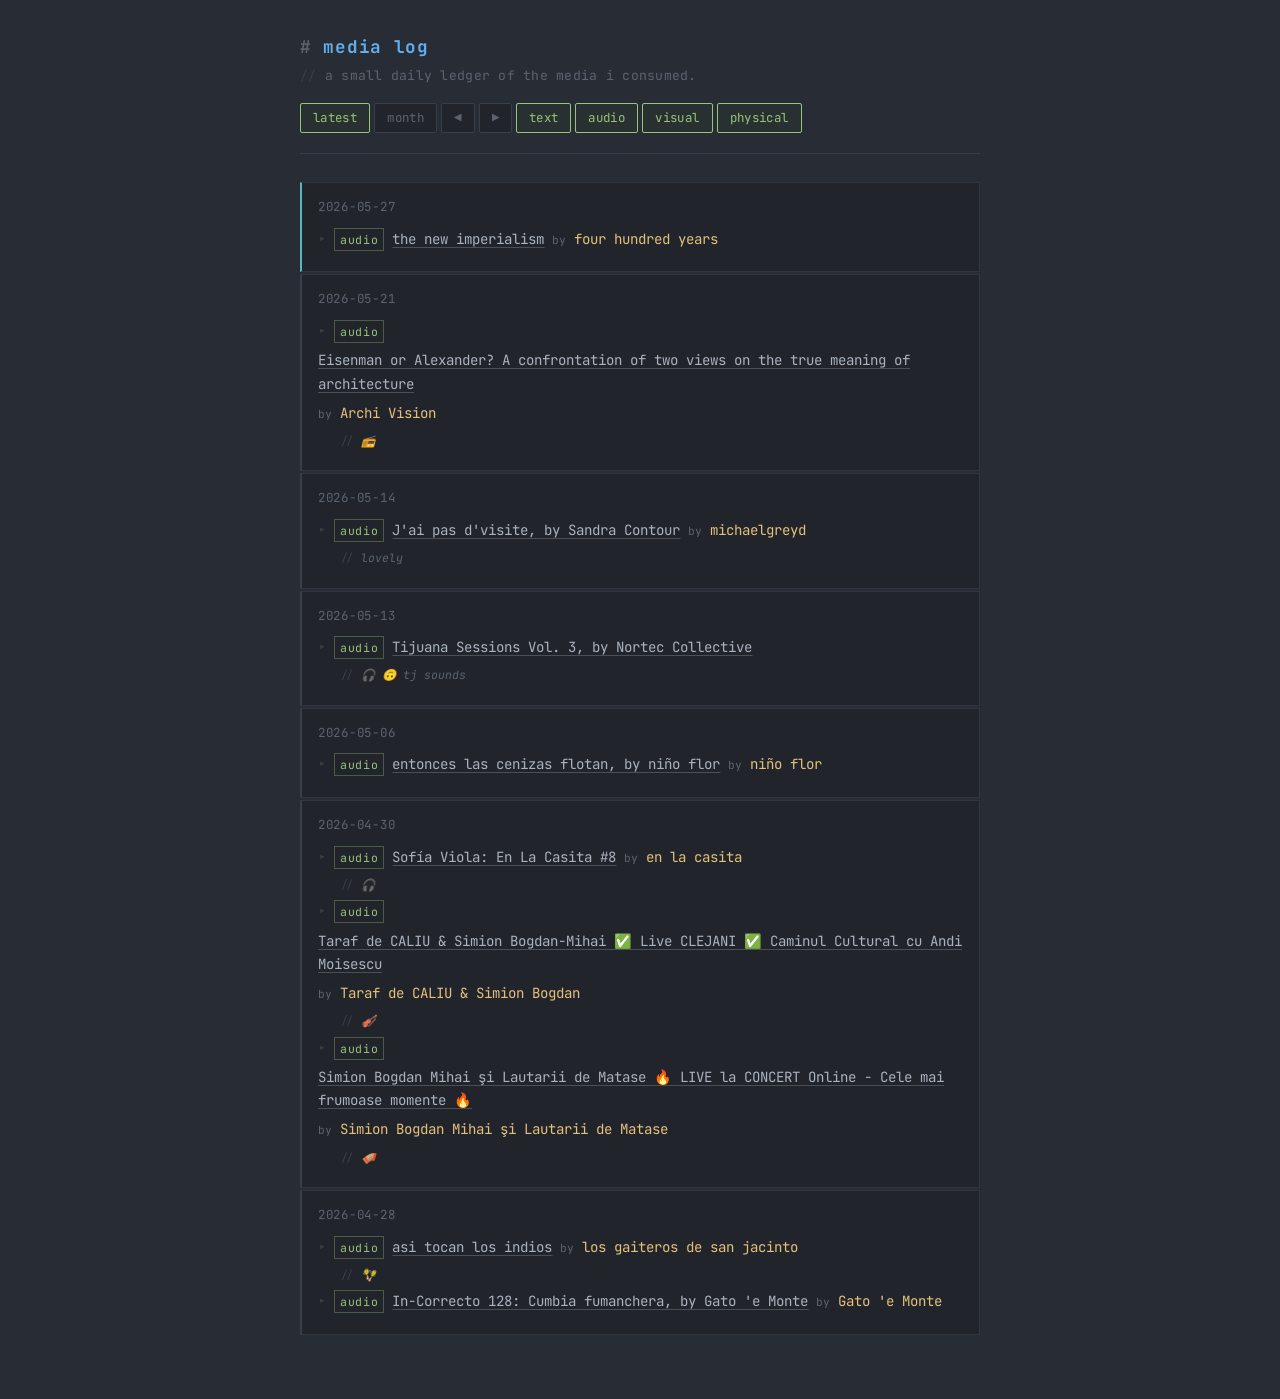
<file: index.html>
<!doctype html>
<html lang="en" data-theme="dark">
<head>
  <meta charset="utf-8" />
  <meta name="viewport" content="width=device-width,initial-scale=1" />
  <title>media log // robotamerica</title>
  <link rel="stylesheet" href="./assets/style.css" />
</head>
<body>
  <main class="wrap">
    <header class="top">
      <div class="brand">
        <h1>media log</h1>
        <p class="desc">a small daily ledger of the media i consumed.</p>
        <div class="controls" role="group" aria-label="filters">
          <button id="modeWeek"     class="btn is-on" type="button">latest</button>
          <button id="modeMonth"    class="btn"       type="button">month</button>
          <button id="weekPrev"     class="btn"       type="button" aria-label="newer week">◀</button>
          <button id="weekNext"     class="btn"       type="button" aria-label="older week">▶</button>
          <select id="monthSelect"  class="sel hidden" aria-label="select month"></select>
          <button id="modeText"     class="btn is-on" type="button" aria-pressed="true">text</button>
          <button id="modeAudio"    class="btn is-on" type="button" aria-pressed="true">audio</button>
          <button id="modeVisual"   class="btn is-on" type="button" aria-pressed="true">visual</button>
          <button id="modePhysical" class="btn is-on" type="button" aria-pressed="true">physical</button>
        </div>
      </div>
    </header>
    <section id="content" class="content" aria-live="polite"></section>
  </main>
  <script src="./assets/app.js"></script>
</body>
</html>
</file>
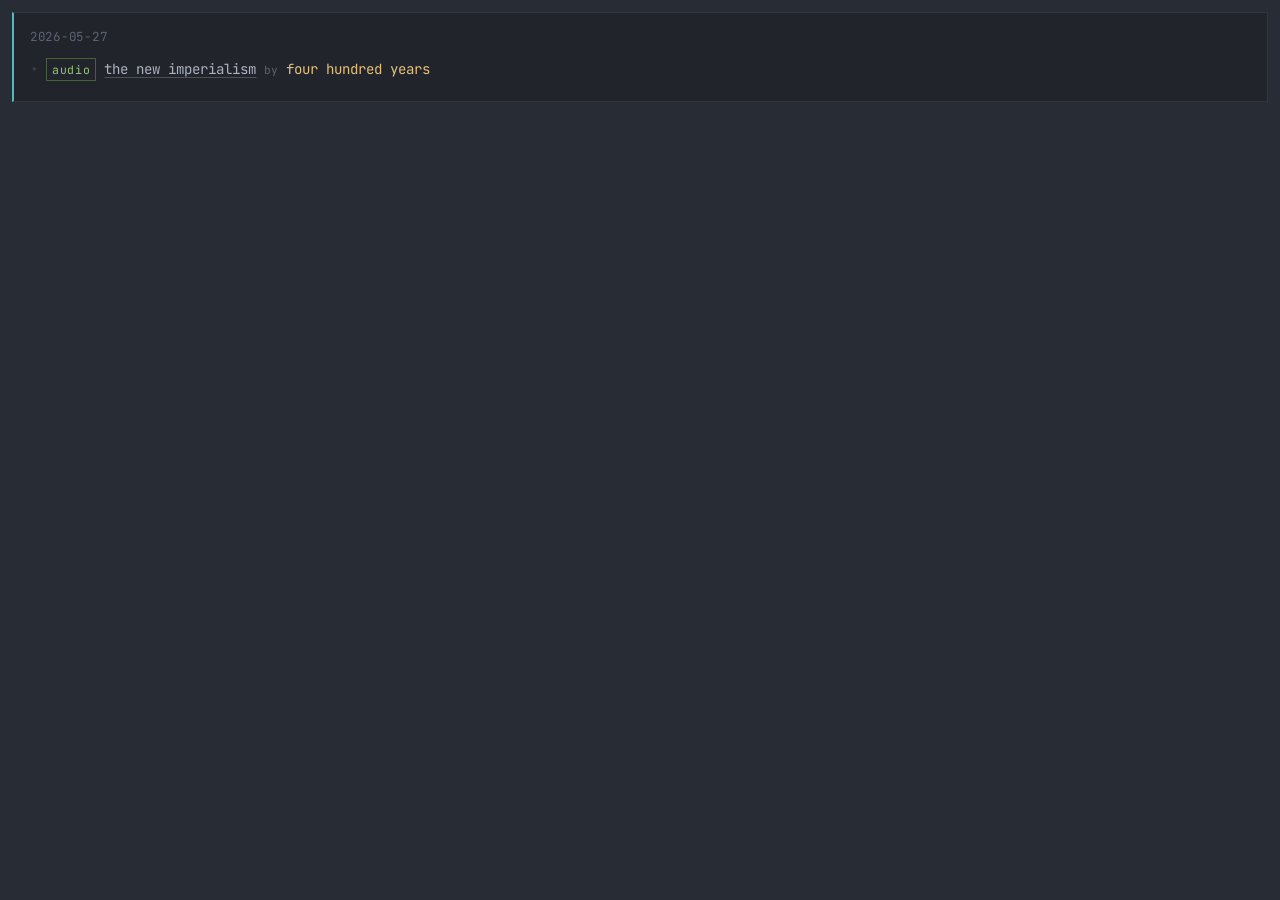
<file: embed.html>
<!doctype html>
<html lang="en">
<head>
  <meta charset="utf-8" />
  <meta name="viewport" content="width=device-width,initial-scale=1" />
  <title>media log · embed</title>
  <link rel="stylesheet" href="./assets/style.css" />
  <style>
    body{ margin:0; }
    .wrap{ max-width: 100%; padding: 0.75rem; }
    .top{ display:none; }
    .foot{ display:none; }
  </style>
</head>
<body>
  <main class="wrap">
    <section id="content" class="content" aria-live="polite"></section>
  </main>

  <script src="./assets/embed.js"></script>
</body>
</html>
</file>
<file: assets/style.css>
@import url('https://fonts.googleapis.com/css2?family=JetBrains+Mono:ital,wght@0,400;0,600;0,700;1,400&display=swap');

:root{
  --bg0:    #282c34;
  --bg1:    #31353f;
  --bg2:    #393f4a;
  --bg_d:   #21252b;
  --fg:     #abb2bf;
  --fg-dim: #5c6370;
  --green:  #98c379;
  --blue:   #61afef;
  --cyan:   #56b6c2;
  --red:    #e86671;
  --yellow: #e5c07b;
  --orange: #d19a66;
  --purple: #c678dd;
}

*{ box-sizing:border-box; }

body{
  margin:0;
  background:var(--bg0);
  color:var(--fg);
  font-family:'JetBrains Mono', ui-monospace, Menlo, Consolas, monospace;
  font-size:.95rem;
  line-height:1.65;
}

.wrap{
  max-width:720px;
  margin:0 auto;
  padding:32px 20px 64px;
}

.top{
  margin-bottom:28px;
  padding-bottom:20px;
  border-bottom:1px solid var(--bg2);
}

.brand h1{
  margin:0 0 4px;
  font-size:1.1rem;
  font-weight:700;
  color:var(--blue);
  letter-spacing:.04em;
}

.brand h1::before{
  content:'# ';
  color:var(--fg-dim);
}

.desc{
  margin:0 0 16px;
  color:var(--fg-dim);
  font-size:.82rem;
  letter-spacing:.02em;
}

.desc::before{
  content:'// ';
  color:var(--bg2);
}

.controls{
  display:flex;
  flex-wrap:wrap;
  gap:4px;
  align-items:center;
}

.btn{
  border:1px solid var(--bg2);
  background:var(--bg_d);
  color:var(--fg-dim);
  padding:4px 12px;
  border-radius:2px;
  font:inherit;
  font-size:.78rem;
  white-space:nowrap;
  cursor:pointer;
  transition:color .15s ease, border-color .15s ease, background .15s ease;
  letter-spacing:.03em;
}

.btn:hover{
  color:var(--fg);
  border-color:var(--fg-dim);
}

.btn.is-on{
  border-color:var(--green);
  color:var(--green);
  background:color-mix(in oklab, var(--green) 8%, var(--bg_d));
}

.sel{
  border:1px solid var(--bg2);
  background:var(--bg_d);
  color:var(--fg);
  padding:4px 12px;
  border-radius:2px;
  font:inherit;
  font-size:.78rem;
  white-space:nowrap;
  cursor:pointer;
  appearance:none;
}

.hidden{ display:none !important; }

.content{
  margin-top:0;
  display:flex;
  flex-direction:column;
  gap:2px;
}

.day{
  background:var(--bg_d);
  border:1px solid var(--bg1);
  border-left:2px solid var(--bg2);
  padding:14px 16px;
}

.day:first-child{
  border-left-color:var(--cyan);
}

.day h2{
  margin:0 0 10px;
  font-size:.78rem;
  font-weight:400;
  color:var(--fg-dim);
  letter-spacing:.06em;
}

.item{
  display:flex;
  flex-wrap:wrap;
  gap:6px 8px;
  align-items:baseline;
  margin:.4rem 0;
  font-size:.88rem;
}

.bullet{
  color:var(--bg2);
  flex-shrink:0;
}

.etype{
  font-size:.72rem;
  letter-spacing:.06em;
  padding:1px 5px;
  border:1px solid var(--bg2);
  white-space:nowrap;
  flex-shrink:0;
}

.item[data-type="text"]    .etype{ color:var(--blue);   border-color:color-mix(in oklab,var(--blue) 35%,transparent); }
.item[data-type="audio"]   .etype{ color:var(--green);  border-color:color-mix(in oklab,var(--green) 35%,transparent); }
.item[data-type="visual"]  .etype{ color:var(--purple); border-color:color-mix(in oklab,var(--purple) 35%,transparent); }
.item[data-type="physical"].etype{ color:var(--orange); border-color:color-mix(in oklab,var(--orange) 35%,transparent); }

.item a{
  color:var(--fg);
  text-decoration:underline;
  text-decoration-color:color-mix(in oklab,var(--fg) 30%,transparent);
  text-underline-offset:.2em;
  overflow-wrap:anywhere;
  word-break:break-word;
  transition:color .15s ease;
}

.item a:hover{
  color:var(--cyan);
  text-decoration-color:var(--cyan);
}

.plain{
  color:var(--fg);
}

.by{
  color:var(--fg-dim);
  font-size:.8em;
}

.author{
  color:var(--yellow);
}

.enote{
  flex-basis:100%;
  margin-left:1.4rem;
  color:var(--fg-dim);
  font-size:.82em;
  font-style:italic;
}

.enote::before{
  content:'// ';
  color:var(--bg2);
  font-style:normal;
}

.note{
  color:var(--fg-dim);
  font-size:.85rem;
  padding:8px 0;
}

::selection{
  background:color-mix(in oklab,var(--blue) 35%,transparent);
  color:#fff;
}

@media (max-width:520px){
  .wrap{ padding:20px 14px 48px; }
  .controls{ gap:4px; }
  .day{ padding:12px 12px; }
}
</file>
